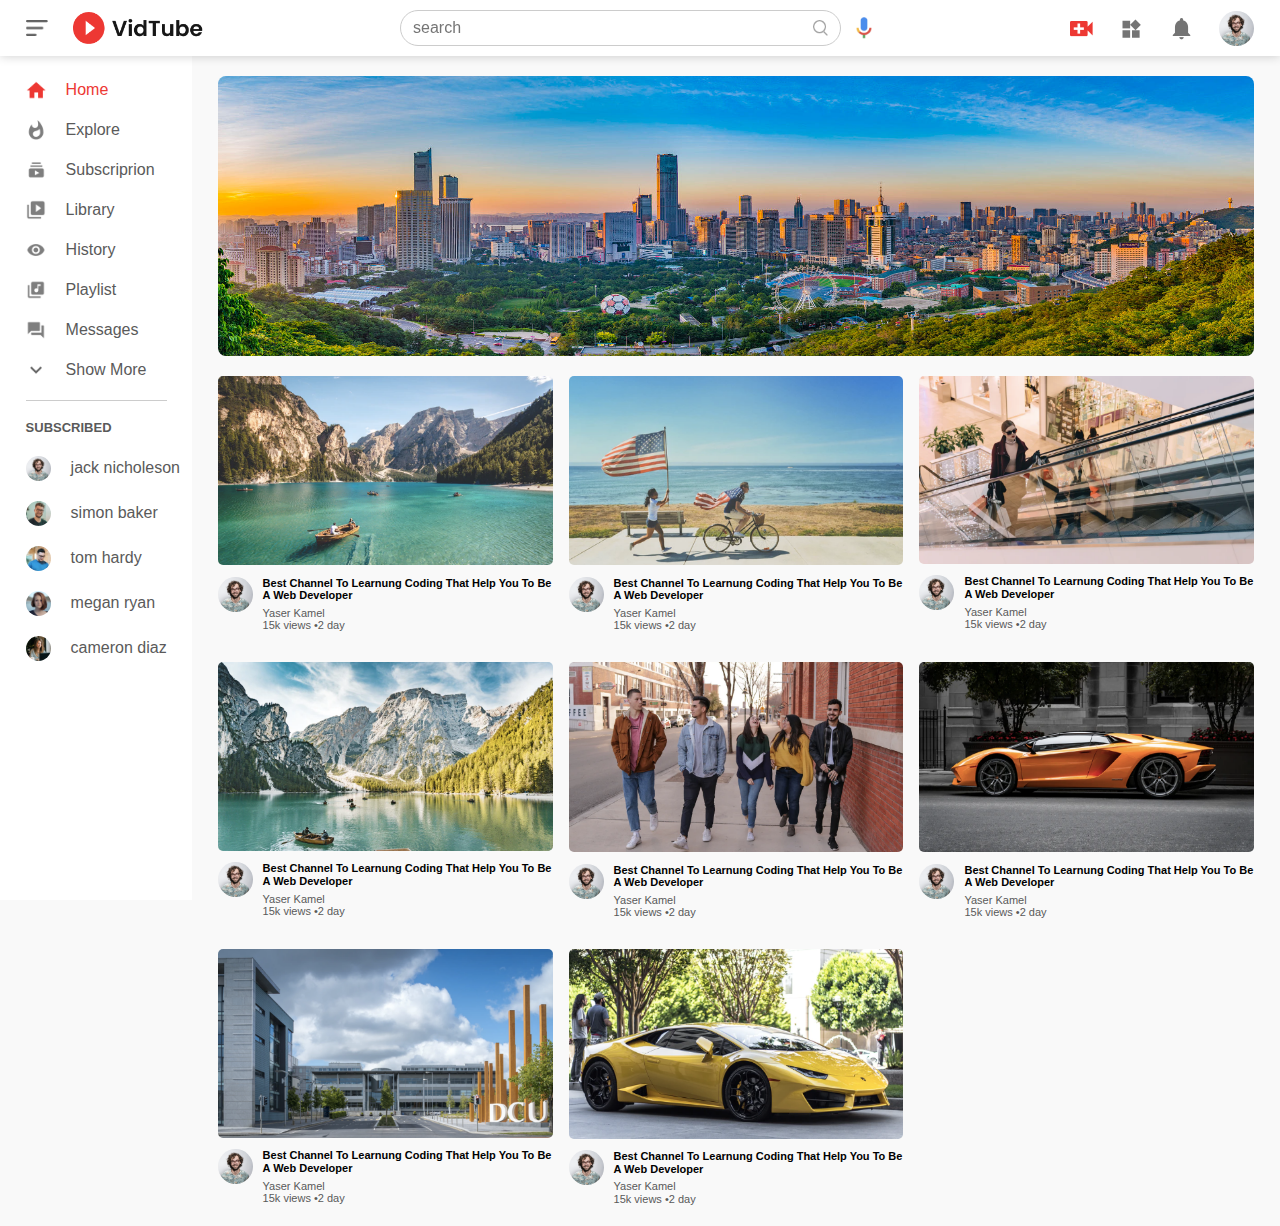
<file: index.html>
<!DOCTYPE html>
<html lang="en">
<head>
    <meta charset="UTF-8">
    <meta http-equiv="X-UA-Compatible" content="IE=edge">
    <meta name="viewport" content="width=device-width, initial-scale=1.0">
    <title>YouTube</title>
    <link rel="stylesheet" href="style.css">
    <link rel="stylesheet" href="all.min.css">
    <link rel="stylesheet" href="normalize.css">
</head>
<body>
    <!-- start nav -->
    
     <nav class="flex-div">
         <div class="nav-left flex-div">
             <img src="images/menu.png " class="menu-icon" >
             <img src="images/logo.png" class="logo" >
         </div>

         <div class="nav-middle flex-div">
            <div class="search-box flex-div">
                  <input type="text" placeholder="search">
                  <img src="images/search.png" alt="">
            </div> 
            <img src="images/voice-search.png"  class="mic-icon">
         </div>

         <div class="nav-right flex-div">
            <img src="images/upload.png" >
            <img src="images/more.png" >
            <img src="images/notification.png" >
            <img src="images/Jack.png" class="user-icon" >
         </div>
     </nav>

     <!-- end nav -->
     <!-- start sidebar -->


     <div class="sidebar">

        <div class="shortcut-links">

            <a href=""><img src="images/home.png" alt=""><p>home</p></a>
            <a href=""><img src="images/explore.png" alt=""><p>explore</p></a>
            <a href=""><img src="images/subscriprion.png" alt=""><p>subscriprion</p></a>
            <a href=""><img src="images/library.png" alt=""><p>library</p></a>
            <a href=""><img src="images/history.png" alt=""><p>history</p></a>
            <a href=""><img src="images/playlist.png" alt=""><p>playlist</p></a>
            <a href=""><img src="images/messages.png" alt=""><p>messages</p></a>
            <a href=""><img src="images/show-more.png" alt=""><p>show more</p></a>
            <hr>

        </div>

        <div class="subscribeed-list">
            <h3>SUBSCRIBED</h3>
            <a href=""><img src="images/Jack.png" alt=""><p>jack nicholeson</p></a>
            <a href=""><img src="images/simon.png" alt=""><p>simon baker</p></a>
            <a href=""><img src="images/tom.png" alt=""><p>tom hardy </p></a>
            <a href=""><img src="images/megan.png" alt=""><p>megan ryan</p></a>
            <a href=""><img src="images/cameron.png" alt=""><p>cameron diaz </p></a>
        </div>
     </div>
     <!-- end sidebar -->

     <!-- start main -->

     <div class="container">
         <div class="banner">
             <img src="images/banner1.jpg" alt="">
             <!-- <img src="images/banner.png" alt=""> -->
         </div>

     <div class="list-container">
         <div class="vid-list">
             <a href="play-video.html"><img src="images/thumbnail1.png" class="thumbnail"></a>
             <div class="flex-div">
                 <img src="images/Jack.png">
                 <div class="vid-info">
                     <a href="play-video.html">best channel to learnung coding that help you to be a web developer</a>
                     <p>Yaser Kamel</p>
                     <p>15k views &bull;2 day</p>
                 </div>
             </div>
         </div>

         <div class="vid-list">
            <a href="play-video.html"><img src="images/thumbnail2.png" class="thumbnail"></a>
            <div class="flex-div">
                <img src="images/Jack.png">
                <div class="vid-info">
                    <a href="">best channel to learnung coding that help you to be a web developer</a>
                    <p>Yaser Kamel</p>
                    <p>15k views &bull;2 day</p>
                </div>
            </div>
        </div>

        <div class="vid-list">
            <a href="play-video.html"><img src="images/thumbnail3.png" class="thumbnail"></a>
            <div class="flex-div">
                <img src="images/Jack.png">
                <div class="vid-info">
                    <a href="">best channel to learnung coding that help you to be a web developer</a>
                    <p>Yaser Kamel</p>
                    <p>15k views &bull;2 day</p>
                </div>
            </div>
        </div>

        <div class="vid-list">
            <a href="play-video.html"><img src="images/thumbnail4.png" class="thumbnail"></a>
            <div class="flex-div">
                <img src="images/Jack.png">
                <div class="vid-info">
                    <a href="">best channel to learnung coding that help you to be a web developer</a>
                    <p>Yaser Kamel</p>
                    <p>15k views &bull;2 day</p>
                </div>
            </div>
        </div>

        <div class="vid-list">
            <a href="play-video.html"><img src="images/thumbnail5.png" class="thumbnail"></a>
            <div class="flex-div">
                <img src="images/Jack.png">
                <div class="vid-info">
                    <a href="">best channel to learnung coding that help you to be a web developer</a>
                    <p>Yaser Kamel</p>
                    <p>15k views &bull;2 day</p>
                </div>
            </div>
        </div>

        <div class="vid-list">
            <a href="play-video.html"><img src="images/thumbnail6.png" class="thumbnail"></a>
            <div class="flex-div">
                <img src="images/Jack.png">
                <div class="vid-info">
                    <a href="">best channel to learnung coding that help you to be a web developer</a>
                    <p>Yaser Kamel</p>
                    <p>15k views &bull;2 day</p>
                </div>
            </div>
        </div>

        <div class="vid-list">
            <a href="play-video.html"><img src="images/thumbnail7.png" class="thumbnail"></a>
            <div class="flex-div">
                <img src="images/Jack.png">
                <div class="vid-info">
                    <a href="">best channel to learnung coding that help you to be a web developer</a>
                    <p>Yaser Kamel</p>
                    <p>15k views &bull;2 day</p>
                </div>
            </div>
        </div>

        <div class="vid-list">
            <a href="play-video.html"><img src="images/thumbnail8.png" class="thumbnail"></a>
            <div class="flex-div">
                <img src="images/Jack.png">
                <div class="vid-info">
                    <a href="">best channel to learnung coding that help you to be a web developer</a>
                    <p>Yaser Kamel</p>
                    <p>15k views &bull;2 day</p>
                </div>
            </div>
        </div>
     </div>
     </div>
      




    <script src="script.js"></script>



</body>
</html>
</file>
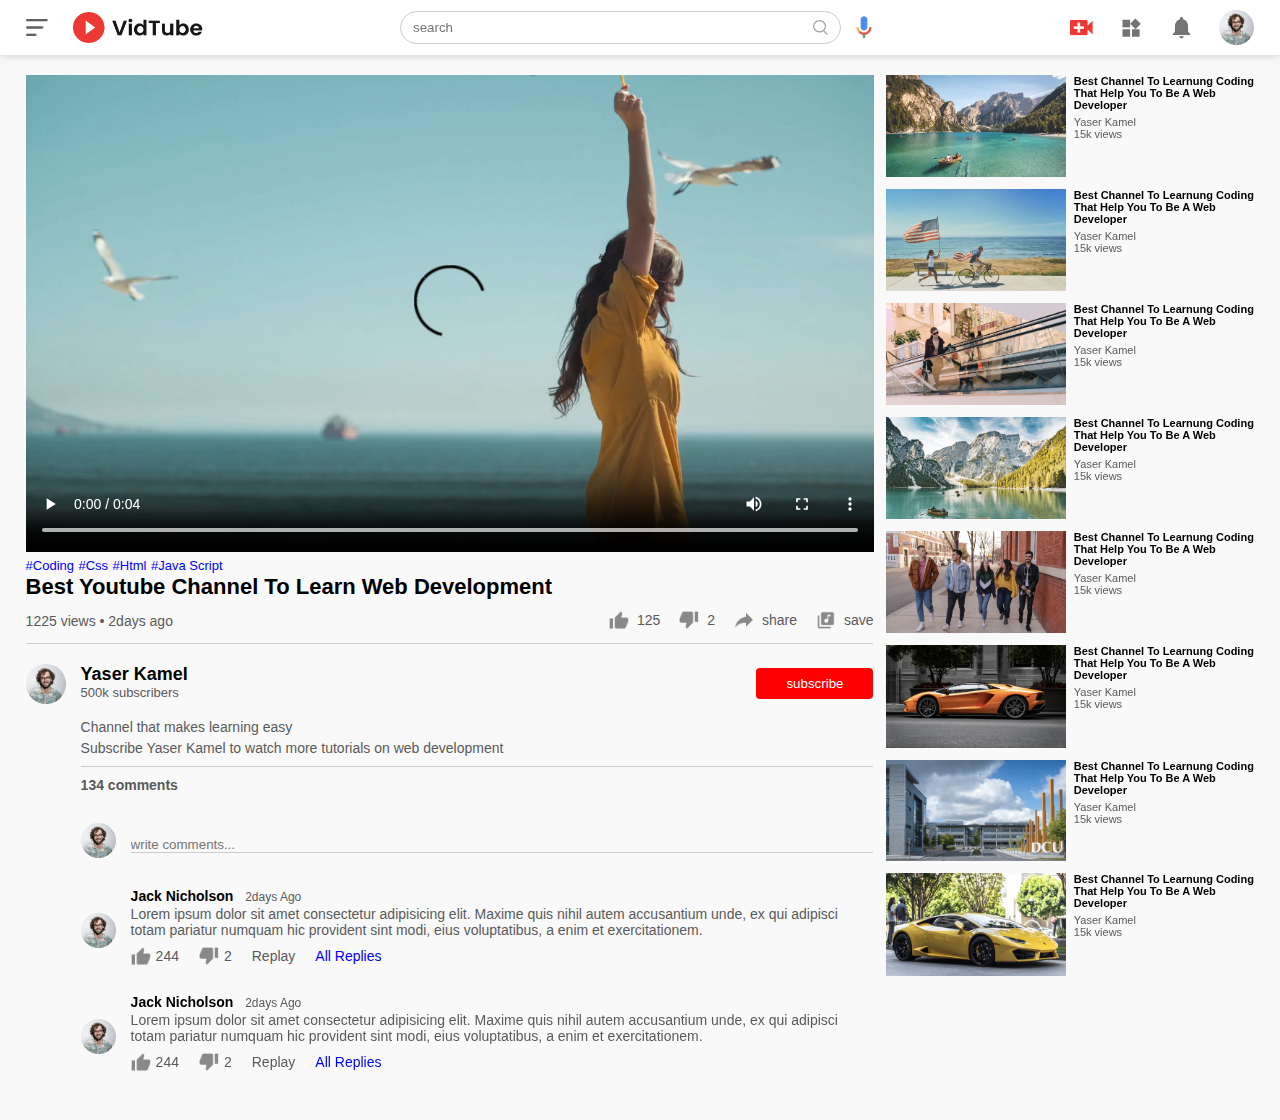
<file: play-video.html>
<!DOCTYPE html>
<html lang="en">
<head>
    <meta charset="UTF-8">
    <meta http-equiv="X-UA-Compatible" content="IE=edge">
    <meta name="viewport" content="width=device-width, initial-scale=1.0">
    <title>YouTube</title>
    <link rel="stylesheet" href="style.css">
</head>
<body>
     <!-- start nav -->
    
     <nav class="flex-div">
        <div class="nav-left flex-div">
            <img src="images/menu.png " class="menu-icon" >
            <img src="images/logo.png" class="logo" >
        </div>

        <div class="nav-middle flex-div">
           <div class="search-box flex-div">
                 <input type="text" placeholder="search">
                 <img src="images/search.png" alt="">
           </div> 
           <img src="images/voice-search.png"  class="mic-icon">
        </div>

        <div class="nav-right flex-div">
           <img src="images/upload.png" >
           <img src="images/more.png" >
           <img src="images/notification.png" >
           <img src="images/Jack.png" class="user-icon" >
        </div>
    </nav>

    <!-- end nav -->

    <!-- startvideo -->
    <div class="container play-container">
        <div class="row">
            <div class="play-video">
                <video controls autoplay>
                    <source src="images/video.mp4" type="video/mp4">
                </video>
                <div class="tags">
                    <a href="">#Coding</a>
                    <a href="">#Css</a>
                    <a href="">#Html</a>
                    <a href="">#Java Script</a>
                </div>
                <h3>best youtube channel to learn web development </h3>
                <div class="play-video-info">
                    <p>1225 views &bull; 2days ago</p>
                    <div>
                        <a href=""><img src="images/like.png" alt="">125</a>
                        <a href=""><img src="images/dislike.png" alt="">2</a>
                        <a href=""><img src="images/share.png" alt="">share</a>
                        <a href=""><img src="images/save.png" alt="">save</a>
                    </div>
                </div>
                <hr>
                <div class="plublisher">
                    <img src="images/Jack.png" alt="">
                    <div>
                        <p> Yaser Kamel</p>
                        <span>500k subscribers</span>
                   </div>
                <button type="button">subscribe</button>
                </div>
                <div class="vid-describtion">
                    <p>Channel that makes learning easy </p>
                    <p>Subscribe Yaser Kamel to watch more tutorials on web development</p>
                    <hr>
                    <h4>134 comments</h4>
                    <div class="add-comment">
                        <img src="images/Jack.png" alt="">
                        <input type="text" placeholder="write comments...">
                    </div>
                    <div class="old-comment">
                        <img src="images/Jack.png" alt="">
                        <div>
                            <h3>jack Nicholson <span>2days ago</span></h3>
                            <p>Lorem ipsum dolor sit amet consectetur adipisicing elit. Maxime quis nihil autem accusantium unde,
                            ex qui adipisci totam pariatur numquam hic provident sint modi, eius voluptatibus, a enim et exercitationem.</p>
                            <div class="acomment-action">
                                <img src="images/like.png" alt="">
                                <span>244</span>
                                <img src="images/dislike.png" alt="">
                                <span>2</span>
                                <span>Replay</span>
                                <a href="">All Replies</a>
                            </div>
                        </div>
                    </div>

                    <div class="old-comment">
                        <img src="images/Jack.png" alt="">
                        <div>
                            <h3>jack Nicholson <span>2days ago</span></h3>
                            <p>Lorem ipsum dolor sit amet consectetur adipisicing elit. Maxime quis nihil autem accusantium unde,
                            ex qui adipisci totam pariatur numquam hic provident sint modi, eius voluptatibus, a enim et exercitationem.</p>
                            <div class="acomment-action">
                                <img src="images/like.png" alt="">
                                <span>244</span>
                                <img src="images/dislike.png" alt="">
                                <span>2</span>
                                <span>Replay</span>
                                <a href="">All Replies</a>
                            </div>
                        </div>
                    </div>

                </div>



            </div>
            <div class="right-sidebar">
                <div class="side-video-list">
                   <a href="" class="small-thubnail"><img src="images/thumbnail1.png"></a>
                    <div class="vid-info">
                        <a href="">best channel to learnung coding that help you to be a web developer</a>
                        <p>Yaser Kamel</p>
                        <p>15k views</p>
                    </div>
                </div>

                <div class="side-video-list">
                    <a href="" class="small-thubnail"><img src="images/thumbnail2.png"></a>
                     <div class="vid-info">
                         <a href="">best channel to learnung coding that help you to be a web developer</a>
                         <p>Yaser Kamel</p>
                         <p>15k views</p>
                     </div>
                 </div>

                 <div class="side-video-list">
                    <a href="" class="small-thubnail"><img src="images/thumbnail3.png"></a>
                     <div class="vid-info">
                         <a href="">best channel to learnung coding that help you to be a web developer</a>
                         <p>Yaser Kamel</p>
                         <p>15k views</p>
                     </div>
                 </div>

                 <div class="side-video-list">
                    <a href="" class="small-thubnail"><img src="images/thumbnail4.png"></a>
                     <div class="vid-info">
                         <a href="">best channel to learnung coding that help you to be a web developer</a>
                         <p>Yaser Kamel</p>
                         <p>15k views</p>
                     </div>
                 </div>

                 <div class="side-video-list">
                    <a href="" class="small-thubnail"><img src="images/thumbnail5.png"></a>
                     <div class="vid-info">
                         <a href="">best channel to learnung coding that help you to be a web developer</a>
                         <p>Yaser Kamel</p>
                         <p>15k views</p>
                     </div>
                 </div>

                 <div class="side-video-list">
                    <a href="" class="small-thubnail"><img src="images/thumbnail6.png"></a>
                     <div class="vid-info">
                         <a href="">best channel to learnung coding that help you to be a web developer</a>
                         <p>Yaser Kamel</p>
                         <p>15k views</p>
                     </div>
                 </div>

                 <div class="side-video-list">
                    <a href="" class="small-thubnail"><img src="images/thumbnail7.png"></a>
                     <div class="vid-info">
                         <a href="">best channel to learnung coding that help you to be a web developer</a>
                         <p>Yaser Kamel</p>
                         <p>15k views</p>
                     </div>
                 </div>

                 <div class="side-video-list">
                    <a href="" class="small-thubnail"><img src="images/thumbnail8.png"></a>
                     <div class="vid-info">
                         <a href="">best channel to learnung coding that help you to be a web developer</a>
                         <p>Yaser Kamel</p>
                         <p>15k views</p>
                     </div>
                 </div>
            </div>
        </div>
    </div>
    <!-- end video -->

</body>
</html>
</file>
<file: style.css>
/* Start Global Rules */
* {
    -webkit-box-sizing: border-box;
    -moz-box-sizing: border-box;
    box-sizing: border-box;
    padding: 0;
    margin: 0;
  }
  html {
    scroll-behavior: smooth;
  }
  body {
    font-family: "Open Sans", sans-serif;
  }
  ul {
    list-style: none;
  }
  a{
      text-decoration: none;
      color: #5a5a5a;
  }
  img{
      cursor: pointer;
  }
  /* Small */
  /* @media (min-width: 768px) {
    .container {
      width: 750px;
    }
  } */
  /* Medium */
  /* @media (min-width: 992px) {
    .container {
      width: 970px;
    }
  } */
  /* Large */
  /* @media (min-width: 1200px) {
    .container {
      width: 1170px;
    }
  } */
  /* end Global Rules */
  /* start nav */
  .flex-div{
      display: flex;
      align-items: center;
  }
  nav{
      padding: 10px 2%;
      justify-content: space-between;
      box-shadow: 0 0 10px rgba(0,0,0,0.2);
      background: #fff;
      position: sticky;
      top: 0;
      z-index: 10;
  }
  .nav-right img{
      width: 25px;
      margin-right:25px;
  }
  .nav-right .user-icon{
    width: 35px;
    border-radius: 50%;
    margin-right: 0;
  }
  .nav-left .menu-icon{
       width: 22px;
       margin-right: 25px;
  }
  .nav-left .logo{
     width: 130px;
  }
  .nav-middle  .mic-icon{
      width: 16px;
  }
  .nav-middle .search-box{
      border: 1px solid #ccc;
      margin-right: 15px;
      padding: 8px 12px ;
      border-radius: 25px;
  }
  .nav-middle .search-box input{
      width: 400px;
      border: 0;
      outline: none;
      background: transparent;
  }
  .nav-middle .search-box img{
    width: 15px;
  }
  /* end nav */
  /* start sidebar */
  .sidebar{
    background: #fff;
    width: 15%;
    height: 100vh;
    position: fixed;
    top: 0;
    padding-left: 2%;
    padding-top: 80px;
  }
  .shortcut-links a img{
    width: 20px;
    margin-right: 20px;
  }
  .shortcut-links a{
    display: flex;
    align-items: center;
    margin-bottom: 20px;
    width: fit-content;
    flex-wrap: wrap;
  }
  .shortcut-links a:first-child{
    color: #ed3833;
  }
  .sidebar hr{
    border: 0;
    height: 1px;
    background: #ccc;
    width: 85%;
  }
  .shortcut-links p{
    text-transform: capitalize;
  }
  .subscribeed-list h3{
    font-size: 13px;
    margin: 20px 0;
    color: #5a5a5a;
    text-transform: uppercase;
  }
  .subscribeed-list a{
    display: flex;
    align-items: center;
    margin-bottom: 20px;
    width: fit-content;
    flex-wrap: wrap;
  }
  .subscribeed-list a img{
    width: 25px;
    border-radius: 50%;
    margin-right: 20px;
  }
  .small-sidebar{
    width: 5%;
  }
  .small-sidebar a p{
    display: none;
  }
  .small-sidebar h3{
    display: none;
  }
  .small-sidebar hr{
    width: 50%;
    margin-bottom: 25px;
  }
  /* end sidebar */
  /* start main */
  .container{
    background: #f9f9f9;
    padding-left: 17%;
    padding-right: 2%;
    padding-top: 20px;
    padding-bottom: 20px;
  }
  .large-container{
    padding-left: 7%;
  }
  .banner{
    width: 100%;
  }
  .banner img{
    width: 100%;
    height: 280px;
    border-radius: 8px;
    background-size: cover;
    background-position: center;
  }
  .list-container{
    display: grid;
    grid-template-columns: repeat(auto-fit,minmax(250px,1fr));
    grid-column-gap: 16px;
    grid-row-gap: 30px;
    margin-top: 15px;
  }
  .vid-list .thumbnail{
    width: 100%;
    border-radius: 5px;
  }
  .vid-list .flex-div{
    align-items: flex-start;
    margin-top: 7px;
  }
  .vid-list .flex-div img{
    width: 35px;
    margin-right: 10px;
    border-radius: 50%;
  }
  .vid-info{
    color: #5a5a5a;
    font-size: 11px;
  }
  .vid-info a{
    color: #000;
    font-weight: bold;
    display: block;
    margin-bottom: 5px;
    text-transform: capitalize;
  }
  @media(max-width: 900px){
    .menu-icon{
      display: none;
    }
    .sidebar{
      display: none;
    }
    .container, .large-container{
      padding-left: 5%;
      padding-right: 5%;
    }
    .nav-right img{
      display: none;
    }
    .nav-right .user-icon{
      display: block;
      width: 30px;
    }
    .nav-middle .search-box input{
      width: 100px;
    }
    .nav-middle .mic-icon{
      display: none;
    }
    .logo{
      width: 90px;
    }
  }
  /* end main */
  /* start video page */

  .play-container{
    padding-left: 2%;
  }
  .row{
    display: flex;
    justify-content: space-between;
    flex-wrap: wrap;
  }
  .play-video{
    flex-basis: 69%;
  }
  .right-sidebar{
    flex-basis: 30%;
  }
  .play-video video{
    width: 100%;
  }
  .side-video-list{
    display: flex;
    justify-content: space-between;
    margin-bottom: 8px;
  }
  .side-video-list img{
    width: 100%;
  }
  .side-video-list .small-thubnail{
    flex-basis: 49%;
  }
  .side-video-list .vid-info{
    flex-basis: 49%;
  }
  .play-video .tags a{
    color: #0000ff;
    font-size: 13px;
  }
  .play-video h3{
    text-transform: capitalize;
    font-weight: 600;
    font-size: 22px;
  }
  .play-video .play-video-info{
    display: flex;
    justify-content: space-between;
    align-items: center;
    flex-wrap: wrap;
    margin-top: 10px;
    font-size: 14px;
    color: #5a5a5a;

  }
  .play-video .play-video-info a img{
    width: 20px;
    margin-right: 8px;
  }
  .play-video .play-video-info a{
    display: inline-flex;
    align-items: center;
    margin-left: 15px;
  }
  .play-video hr{
    border: 0;
    height: 1px;
    background: #ccc;
    margin: 10px 0;
  }
  .plublisher{
    display: flex;
    align-items: center;
    margin-top: 20px;
  }
  .plublisher div{
    flex: 1;
    line-height: 18px;
  }
  .plublisher img{
   width: 40px;
   border-radius: 50%;
   margin-right: 15px;
  }
  .plublisher div p{
 color: #000;
 font-weight: 600;
 font-size: 18px;
  }
  .plublisher div span{
    font-size: 13px;
    color: #5a5a5a;
  }
  .plublisher button{
    background: red;
    color: #fff;
    padding: 8px 30px ;
    border: 0;
    outline: 0;
    border-radius: 4px;
    cursor: pointer;
  }
  .vid-describtion {
    padding-left: 55px;
    margin: 15px 0;
  }
  .vid-describtion p {
    font-size: 14px;
    margin-bottom: 5px;
    color: #5a5a5a;
  }
.vid-describtion h4{
  font-size: 14px;
  color: #5a5a5a;
}
.add-comment{
  display: flex;
  align-items: center;
  margin: 30px 0;
}
.add-comment img{
  width: 35px;
  border-radius: 50%;
  margin-right: 15px;
}
.add-comment input{
  border: 0;
  outline: 0;
  border-bottom: 1px solid #ccc;
  width: 100%;
  padding-top: 10px;
  background: transparent;
}
.old-comment{
  display: flex;
  align-items: center;
  margin: 20px 0;
}
.old-comment img{
  width: 35px;
  border-radius: 50%;
  margin-right: 15px;

}
.old-comment h3{
  font-size: 14px;
  margin-bottom: 2px;
}
.old-comment h3 span{
  font-size: 12px;
  color: #5a5a5a;
  font-weight: 500;
  margin-left: 8px;
}
.old-comment .acomment-action {
  display: flex;
  align-items: center;
  margin: 8px 0;
  font-size: 14px;
}
.old-comment .acomment-action img{
  border-radius: 0;
  width: 20px;
  margin-right: 5px;

}
.old-comment .acomment-action span{
  margin-right: 20px;
  color: #5a5a5a;
}
.old-comment .acomment-action a{
color: #0000ff;
}
@media (max-width:900px) {
  .play-video{
    flex-basis: 100%;
  }
  .right-sidebar{
    flex-basis: 100%;
  }
  .play-container{
    padding-left: 5%;
  }
  .vid-describtion{
    padding-left: 0;
  }
  .play-video .play-video-info a{
    margin-left: 0;
    margin-right: 15px;
    margin-top: 15px;
  }
}
  /* end video page */
</file>
